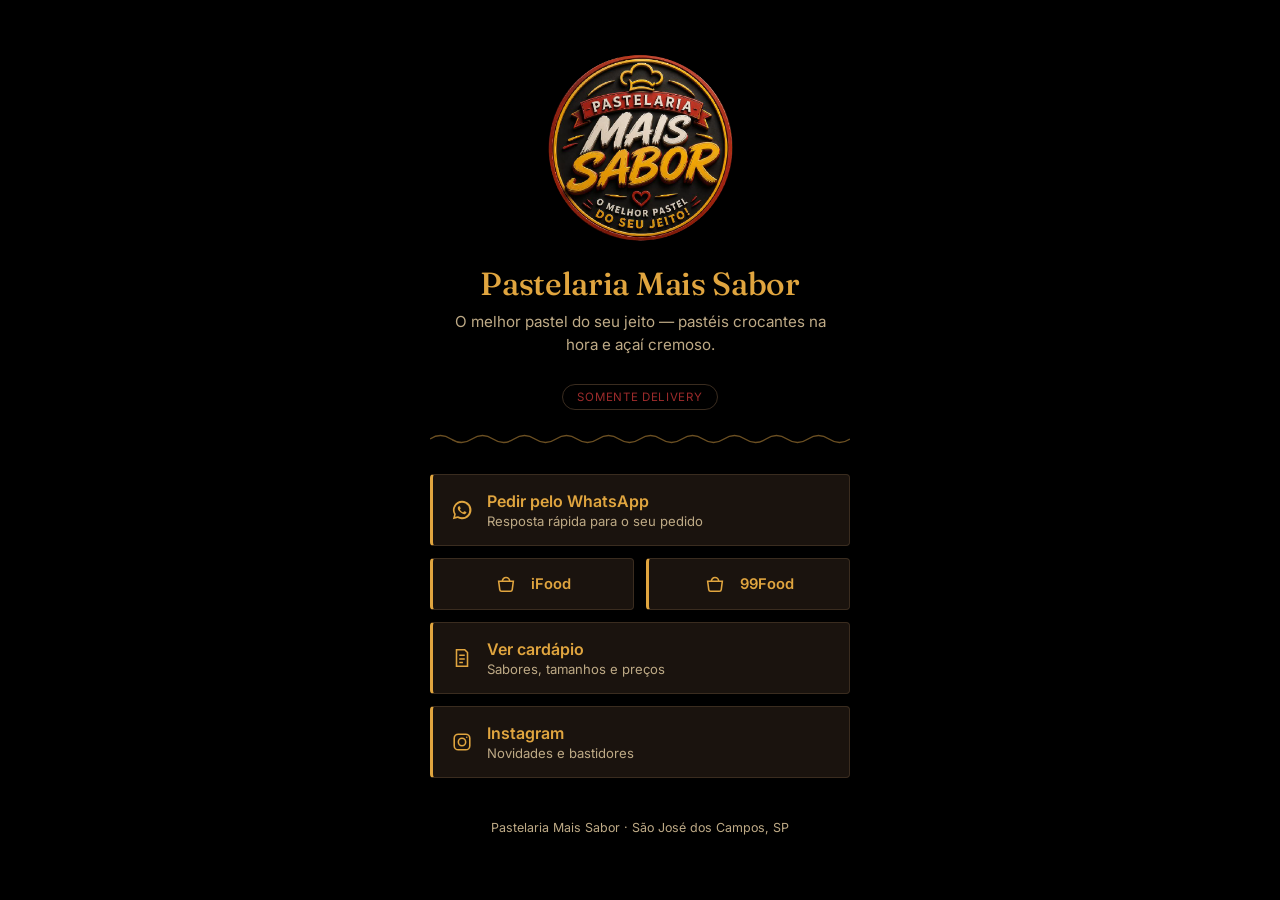
<file: index.html>
<!DOCTYPE html>
<html lang="pt-BR">
<head>
<meta charset="UTF-8">
<!-- viewport-fit=cover permite usar env(safe-area-inset-*) no CSS,
     pra não ficar conteúdo escondido atrás do notch do celular -->
<meta name="viewport" content="width=device-width, initial-scale=1, viewport-fit=cover">
<title>Pastelaria Mais Sabor</title>

<!-- Carrega as fontes do Google Fonts:
     Fraunces (serifada, usada no título) e Inter (usada no resto do texto) -->
<link rel="preconnect" href="https://fonts.googleapis.com">
<link rel="preconnect" href="https://fonts.gstatic.com" crossorigin>
<link href="https://fonts.googleapis.com/css2?family=Fraunces:opsz,wght@9..144,400;9..144,500;9..144,600&family=Inter:wght@400;500;600&display=swap" rel="stylesheet">

<!-- Todo o visual (cores, espaçamento, layout) está em css/styles.css -->
<link rel="stylesheet" href="css/styles.css">
</head>
<body>
<main>

  <!-- LOGO REAL da pastelaria -->
  <div class="crest">
    <img src="/img/pastelaria mais sabor.png" alt="Pastelaria Mais Sabor">
  </div>

  <!-- NOME E SLOGAN -->
  <h1>Pastelaria Mais Sabor</h1>
  <p class="tagline">O melhor pastel do seu jeito — pastéis crocantes na hora e açaí cremoso.</p>
    <span class="delivery-badge">Somente delivery</span>

  <!-- LINHA DECORATIVA: uma onda em SVG só pra separar visualmente
       o cabeçalho da lista de links -->
  <svg class="divider" viewBox="0 0 400 14" preserveAspectRatio="none">
    <path d="M0 7 Q 10 0, 20 7 T 40 7 T 60 7 T 80 7 T 100 7 T 120 7 T 140 7 T 160 7 T 180 7 T 200 7 T 220 7 T 240 7 T 260 7 T 280 7 T 300 7 T 320 7 T 340 7 T 360 7 T 380 7 T 400 7"/>
  </svg>

  <!-- LISTA DE LINKS: cada <a class="link"> é um botão clicável.
       Estrutura de cada um: ícone SVG + título + descrição curta.
       target="_blank" abre em nova aba; rel="noopener" é uma boa
       prática de segurança pra links que abrem em nova aba. -->
  <nav>

    <!-- Link do WhatsApp. Troque o número em "wa.me/55..." pelo real
         (formato: 55 + DDD + número, sem espaços ou símbolos) -->
    <a class="link" href="https://wa.me/5512991082949" target="_blank" rel="noopener">
      <svg class="icon" viewBox="0 0 24 24" fill="currentColor"><path d="M12 2a10 10 0 0 0-8.6 15L2 22l5.2-1.4A10 10 0 1 0 12 2Zm0 18a8 8 0 0 1-4.1-1.1l-.3-.2-3.1.8.8-3-.2-.3A8 8 0 1 1 12 20Zm4.4-5.9c-.2-.1-1.4-.7-1.6-.8-.2-.1-.4-.1-.5.1-.2.2-.6.8-.8 1-.1.1-.3.2-.5.1-.2-.1-1-.4-1.9-1.2-.7-.6-1.2-1.4-1.3-1.6-.1-.2 0-.4.1-.5l.4-.4c.1-.1.2-.3.2-.4.1-.1 0-.3 0-.4-.1-.1-.5-1.3-.7-1.8-.2-.4-.4-.4-.5-.4h-.5c-.2 0-.4.1-.6.3-.2.2-.8.8-.8 1.9s.8 2.2.9 2.4c.1.2 1.6 2.5 4 3.5.5.2.9.4 1.3.5.5.2 1 .1 1.4.1.4-.1 1.4-.6 1.6-1.1.2-.5.2-1 .1-1.1-.1-.1-.2-.1-.4-.2Z"/></svg>
      <span class="label">
        <span class="title">Pedir pelo WhatsApp</span>
        <span class="sub">Resposta rápida para o seu pedido</span>
      </span>
    </a>

    <!-- GRUPO DE ENTREGA: iFood e 99Food lado a lado, dentro da mesma
         div (.delivery-group). Troque os href pelas suas lojas reais. -->
    <div class="delivery-group">
      <a class="link delivery" href="https://www.ifood.com.br/delivery/sao-jose-dos-campos-sp/pastelaria-mais-sabor-jardim-santa-ines-ii/e49c2b07-dbb7-4ea0-aac6-921976b373dc?UTM_Medium=share" target="_blank" rel="noopener">
        <svg class="icon" viewBox="0 0 24 24" fill="none" stroke="currentColor" stroke-width="1.7"><path d="M4 9h16l-1.2 9.2a2 2 0 0 1-2 1.8H7.2a2 2 0 0 1-2-1.8L4 9Z"/><path d="M8 9a4 4 0 0 1 8 0"/></svg>
        <span class="label">
          <span class="title">iFood</span>
        </span>
      </a>
      <a class="link delivery" href="https://oia.99app.com/dlp9/eGnG2Z?share_media=WHATSAPP" target="_blank" rel="noopener">
        <svg class="icon" viewBox="0 0 24 24" fill="none" stroke="currentColor" stroke-width="1.7"><path d="M4 9h16l-1.2 9.2a2 2 0 0 1-2 1.8H7.2a2 2 0 0 1-2-1.8L4 9Z"/><path d="M8 9a4 4 0 0 1 8 0"/></svg>
        <span class="label">
          <span class="title">99Food</span>
        </span>
      </a>
    </div>

    <!-- Link do cardápio -->
    <a class="link" href="cardapio.html">
      <svg class="icon" viewBox="0 0 24 24" fill="none" stroke="currentColor" stroke-width="1.7"><path d="M6 3h9l3 3v15H6V3Z"/><path d="M9 9h6M9 13h6M9 17h4"/></svg>
      <span class="label">
        <span class="title">Ver cardápio</span>
        <span class="sub">Sabores, tamanhos e preços</span>
      </span>
    </a>

    <!-- Link do Instagram -->
    <a class="link" href="https://www.instagram.com/pastelariamsabor?stkn=MXN4c2FpdWNnOWhhdQ==" target="_blank" rel="noopener">
      <svg class="icon" viewBox="0 0 24 24" fill="none" stroke="currentColor" stroke-width="1.7"><rect x="3.5" y="3.5" width="17" height="17" rx="4.5"/><circle cx="12" cy="12" r="4"/><circle cx="17.2" cy="6.8" r="0.8" fill="currentColor" stroke="none"/></svg>
      <span class="label">
        <span class="title">Instagram</span>
        <span class="sub">Novidades e bastidores</span>
      </span>
    </a>
  </nav>

  <!-- RODAPÉ -->
   <footer>
    Pastelaria Mais Sabor · São José dos Campos, SP
  </footer>
</main>

<!-- Sem funcionalidades em JS por enquanto — o arquivo só existe
     como espaço reservado (ver js/script.js) -->
<script src="js/script.js"></script>
</body>
</html>
</file>
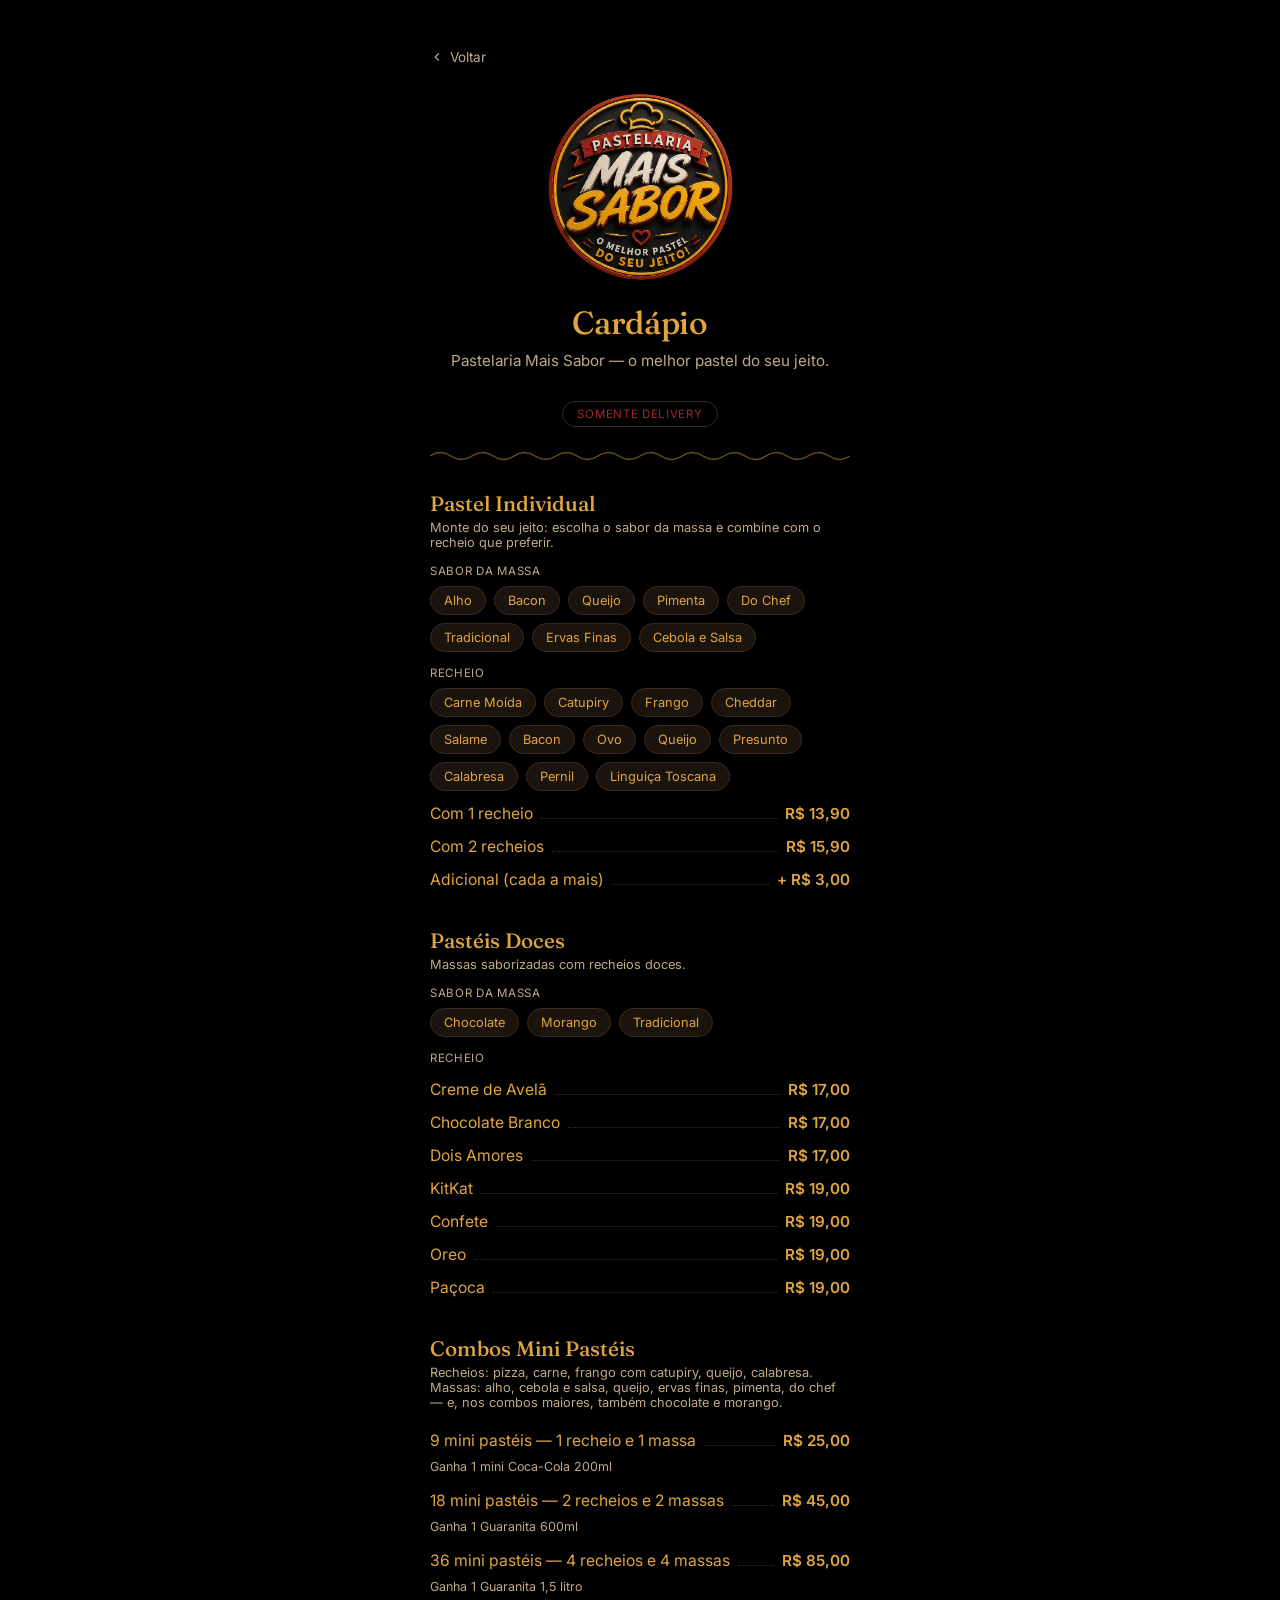
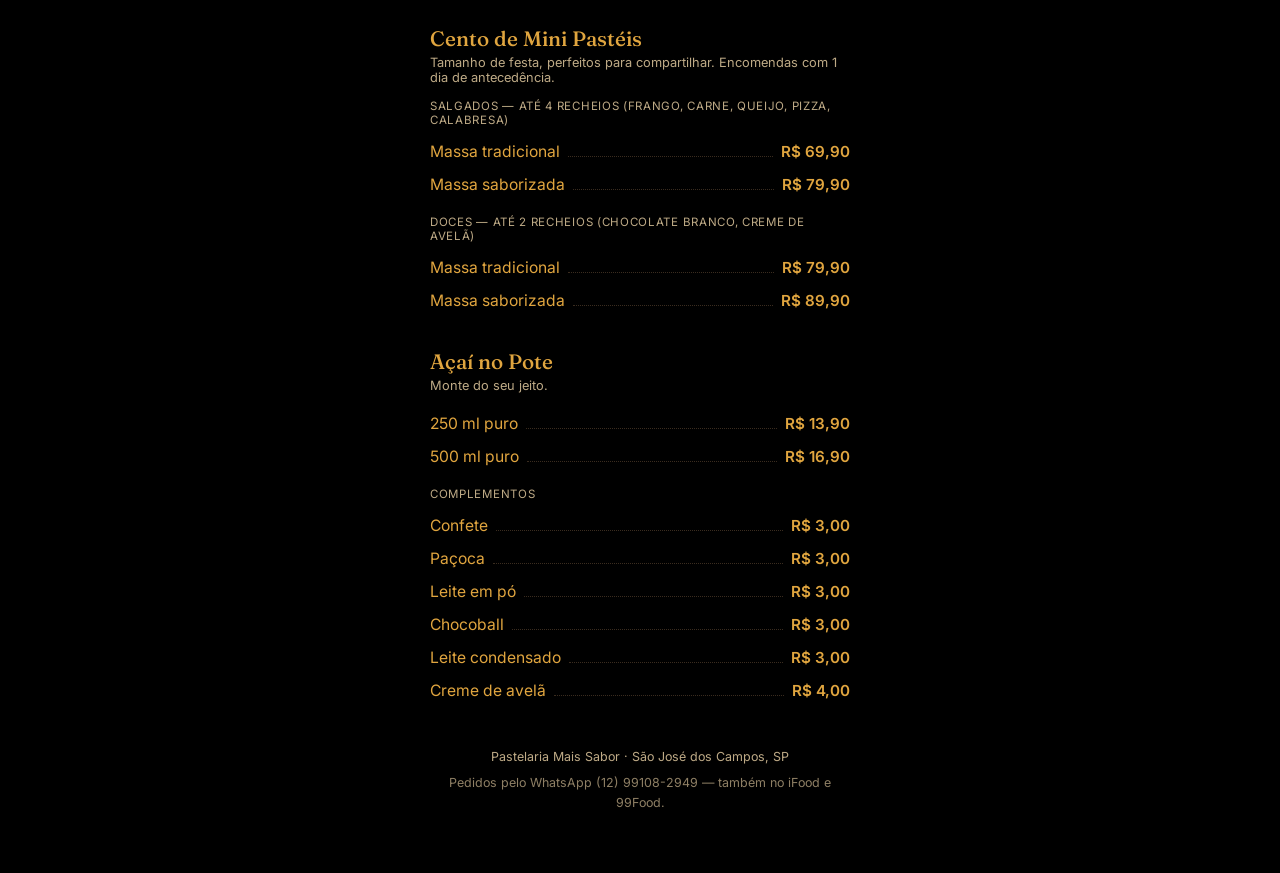
<file: cardapio.html>
<!DOCTYPE html>
<html lang="pt-BR">
<head>
<meta charset="UTF-8">
<meta name="viewport" content="width=device-width, initial-scale=1, viewport-fit=cover">
<title>Cardápio — Pastelaria Mais Sabor</title>
<link rel="preconnect" href="https://fonts.googleapis.com">
<link rel="preconnect" href="https://fonts.gstatic.com" crossorigin>
<link href="https://fonts.googleapis.com/css2?family=Fraunces:opsz,wght@9..144,400;9..144,500;9..144,600&family=Inter:wght@400;500;600&display=swap" rel="stylesheet">
<link rel="stylesheet" href="css/styles.css">
</head>
<body>
<main>

  <a class="back-link" href="index.html">
    <svg width="14" height="14" viewBox="0 0 24 24" fill="none" stroke="currentColor" stroke-width="2"><path d="M15 18l-6-6 6-6"/></svg>
    Voltar
  </a>

<div class="crest">
    <img src="/img/pastelaria mais sabor.png" alt="Pastelaria Mais Sabor">
  </div>

  <h1>Cardápio</h1>
  <p class="tagline">Pastelaria Mais Sabor — o melhor pastel do seu jeito.</p>
  <span class="delivery-badge">Somente delivery</span>

  <svg class="divider" viewBox="0 0 400 14" preserveAspectRatio="none">
    <path d="M0 7 Q 10 0, 20 7 T 40 7 T 60 7 T 80 7 T 100 7 T 120 7 T 140 7 T 160 7 T 180 7 T 200 7 T 220 7 T 240 7 T 260 7 T 280 7 T 300 7 T 320 7 T 340 7 T 360 7 T 380 7 T 400 7"/>
  </svg>

  <!-- 1. PASTEL INDIVIDUAL — "Monte do seu jeito" -->
  <section class="menu-section">
    <h2>Pastel Individual</h2>
    <p class="section-note">Monte do seu jeito: escolha o sabor da massa e combine com o recheio que preferir.</p>

    <p class="subheading">Sabor da massa</p>
    <div class="chip-list">
      <span class="chip">Alho</span><span class="chip">Bacon</span><span class="chip">Queijo</span>
      <span class="chip">Pimenta</span><span class="chip">Do Chef</span><span class="chip">Tradicional</span>
      <span class="chip">Ervas Finas</span><span class="chip">Cebola e Salsa</span>
    </div>

    <p class="subheading">Recheio</p>
    <div class="chip-list">
      <span class="chip">Carne Moída</span><span class="chip">Catupiry</span><span class="chip">Frango</span>
      <span class="chip">Cheddar</span><span class="chip">Salame</span><span class="chip">Bacon</span>
      <span class="chip">Ovo</span><span class="chip">Queijo</span><span class="chip">Presunto</span>
      <span class="chip">Calabresa</span><span class="chip">Pernil</span><span class="chip">Linguiça Toscana</span>
    </div>

    <div class="menu-item"><span class="name">Com 1 recheio</span><span class="dots"></span><span class="price">R$ 13,90</span></div>
    <div class="menu-item"><span class="name">Com 2 recheios</span><span class="dots"></span><span class="price">R$ 15,90</span></div>
    <div class="menu-item"><span class="name">Adicional (cada a mais)</span><span class="dots"></span><span class="price">+ R$ 3,00</span></div>
  </section>

  <!-- 2. PASTÉIS DOCES — massas saborizadas -->
  <section class="menu-section">
    <h2>Pastéis Doces</h2>
    <p class="section-note">Massas saborizadas com recheios doces.</p>

    <p class="subheading">Sabor da massa</p>
    <div class="chip-list">
      <span class="chip">Chocolate</span><span class="chip">Morango</span><span class="chip">Tradicional</span>
    </div>

    <p class="subheading">Recheio</p>
    <div class="menu-item"><span class="name">Creme de Avelã</span><span class="dots"></span><span class="price">R$ 17,00</span></div>
    <div class="menu-item"><span class="name">Chocolate Branco</span><span class="dots"></span><span class="price">R$ 17,00</span></div>
    <div class="menu-item"><span class="name">Dois Amores</span><span class="dots"></span><span class="price">R$ 17,00</span></div>
    <div class="menu-item"><span class="name">KitKat</span><span class="dots"></span><span class="price">R$ 19,00</span></div>
    <div class="menu-item"><span class="name">Confete</span><span class="dots"></span><span class="price">R$ 19,00</span></div>
    <div class="menu-item"><span class="name">Oreo</span><span class="dots"></span><span class="price">R$ 19,00</span></div>
    <div class="menu-item"><span class="name">Paçoca</span><span class="dots"></span><span class="price">R$ 19,00</span></div>
  </section>

  <!-- 3. COMBOS DE MINI PASTÉIS -->
  <section class="menu-section">
    <h2>Combos Mini Pastéis</h2>
    <p class="section-note">Recheios: pizza, carne, frango com catupiry, queijo, calabresa. Massas: alho, cebola e salsa, queijo, ervas finas, pimenta, do chef — e, nos combos maiores, também chocolate e morango.</p>

    <div class="menu-item"><span class="name">9 mini pastéis — 1 recheio e 1 massa</span><span class="dots"></span><span class="price">R$ 25,00</span></div>
    <p class="combo-note">Ganha 1 mini Coca-Cola 200ml</p>

    <div class="menu-item"><span class="name">18 mini pastéis — 2 recheios e 2 massas</span><span class="dots"></span><span class="price">R$ 45,00</span></div>
    <p class="combo-note">Ganha 1 Guaranita 600ml</p>

    <div class="menu-item"><span class="name">36 mini pastéis — 4 recheios e 4 massas</span><span class="dots"></span><span class="price">R$ 85,00</span></div>
    <p class="combo-note">Ganha 1 Guaranita 1,5 litro</p>
  </section>

  <!-- 4. CENTO DE MINI PASTÉIS — tamanho de festa -->
  <section class="menu-section">
    <h2>Cento de Mini Pastéis</h2>
    <p class="section-note">Tamanho de festa, perfeitos para compartilhar. Encomendas com 1 dia de antecedência.</p>

    <p class="subheading">Salgados — até 4 recheios (frango, carne, queijo, pizza, calabresa)</p>
    <div class="menu-item"><span class="name">Massa tradicional</span><span class="dots"></span><span class="price">R$ 69,90</span></div>
    <div class="menu-item"><span class="name">Massa saborizada</span><span class="dots"></span><span class="price">R$ 79,90</span></div>

    <p class="subheading">Doces — até 2 recheios (chocolate branco, creme de avelã)</p>
    <div class="menu-item"><span class="name">Massa tradicional</span><span class="dots"></span><span class="price">R$ 79,90</span></div>
    <div class="menu-item"><span class="name">Massa saborizada</span><span class="dots"></span><span class="price">R$ 89,90</span></div>
  </section>

  <!-- 5. AÇAÍ NO POTE -->
  <section class="menu-section">
    <h2>Açaí no Pote</h2>
    <p class="section-note">Monte do seu jeito.</p>

    <div class="menu-item"><span class="name">250 ml puro</span><span class="dots"></span><span class="price">R$ 13,90</span></div>
    <div class="menu-item"><span class="name">500 ml puro</span><span class="dots"></span><span class="price">R$ 16,90</span></div>

    <p class="subheading">Complementos</p>
    <div class="menu-item"><span class="name">Confete</span><span class="dots"></span><span class="price">R$ 3,00</span></div>
    <div class="menu-item"><span class="name">Paçoca</span><span class="dots"></span><span class="price">R$ 3,00</span></div>
    <div class="menu-item"><span class="name">Leite em pó</span><span class="dots"></span><span class="price">R$ 3,00</span></div>
    <div class="menu-item"><span class="name">Chocoball</span><span class="dots"></span><span class="price">R$ 3,00</span></div>
    <div class="menu-item"><span class="name">Leite condensado</span><span class="dots"></span><span class="price">R$ 3,00</span></div>
    <div class="menu-item"><span class="name">Creme de avelã</span><span class="dots"></span><span class="price">R$ 4,00</span></div>
  </section>

  <footer>
    Pastelaria Mais Sabor · São José dos Campos, SP
    <div class="note">Pedidos pelo WhatsApp (12) 99108-2949 — também no iFood e 99Food.</div>
  </footer>

</main>
</body>
</html>
</file>
<file: css/styles.css>
/* ===================================================
   VARIÁVEIS DE COR (design tokens)
   Definidas uma vez aqui e usadas em todo o CSS com
   var(--nome). Trocar a cor da marca é só mudar aqui.
   =================================================== */
:root {
  --gold: #e0a53f;       /* dourado — usado nos ícones e no anel externo do brasão */
  --gold-soft: #6b4f22;  /* dourado escurecido — usado só na linha decorativa (divider) */
  --red: #9c2b2b;        /* vermelho da faixa da logo — usado no hover e no link "Açaí" */
  --bg: #000000;         /* fundo da página (preto levemente quente) */
  --bg-card: #1a130e;    /* fundo de cada "cartão" de link, um pouco mais claro que o bg */
  --text: #e0a53f;       /* cor do texto principal (creme) */
  --text-soft: #beaa86;  /* cor do texto secundário (subtítulos, rodapé) */
  --line: #3a2c1f;       /* cor da borda fina dos cartões de link */

  box-sizing: border-box;
  /* "safe-area-inset" evita que o conteúdo fique escondido atrás do
     notch/barra de status em celulares com tela até a borda */
  padding-top: env(safe-area-inset-top, 0px);
  padding-bottom: env(safe-area-inset-bottom, 0px);
}

html {
  scroll-padding-top: env(safe-area-inset-top, 0px);
  height: 100%;
}

/* Faz padding/border entrarem na largura do elemento, em vez de somar */
* { box-sizing: border-box; }

/* ===================================================
   ESTRUTURA GERAL DA PÁGINA
   =================================================== */
body {
  margin: 0;
  min-height: 100%;
  background: var(--bg);
  color: var(--text);
  font-family: 'Inter', system-ui, sans-serif; /* fonte do corpo do texto */
  display: flex;
  justify-content: center; /* centraliza o conteúdo horizontalmente */
  padding: 48px 20px 60px;
}

/* A <main> é o "cartão" central da página, com largura máxima
   para não esticar demais em telas grandes */
main { width: 100%; max-width: 420px; }

/* ===================================================
  LOGO DA PASTELARIA
   =================================================== */
.crest { display: flex; justify-content: center; margin-bottom: 18px; }
.crest img { width: 200px; height: 200px; object-fit: contain; }

/* ===================================================
   TÍTULO E SUBTÍTULO
   =================================================== */
h1 {
  font-family: 'Fraunces', serif; /* fonte serifada, dá o toque "sofisticado" */
  font-weight: 500;
  font-size: 2rem;
  line-height: 1.15;
  text-align: center;
  margin: 0 0 8px;
  letter-spacing: -0.01em;
}
.tagline {
  text-align: center;
  color: var(--text-soft);
  font-size: 0.95rem;
  line-height: 1.5;
  margin: 0 0 28px;
  padding: 0 8px;
}

/* Linha ondulada decorativa (o SVG entre a tagline e os botões) */
.divider { display: block; width: 100%; height: 14px; margin: 0 0 28px; }
.divider path { fill: none; stroke: var(--gold-soft); stroke-width: 1.4; }

/* ===================================================
   LISTA DE LINKS (os "botões" tipo Linktree)
   =================================================== */

/* <nav> empilha os links verticalmente, com espaço entre eles */
nav { display: flex; flex-direction: column; gap: 12px; }

/* Estilo base de cada link/botão */
a.link {
  display: flex;
  align-items: center;
  gap: 14px;                       /* espaço entre o ícone e o texto */
  background: var(--bg-card);
  border: 1px solid var(--line);
  border-left: 3px solid var(--gold); /* tarja dourada à esquerda, tipo destaque */
  border-radius: 4px;
  padding: 16px 18px;
  text-decoration: none;           /* tira o sublinhado padrão de link */
  color: var(--text);
  transition: transform 0.15s ease, border-color 0.15s ease; /* anima o hover */
}

/* Ao passar o mouse: desliza um pouco pra direita e a tarja vira vermelha */
a.link:hover { transform: translateX(2px); border-left-color: var(--red); }

/* Contorno visível ao navegar pelo teclado (acessibilidade) */
a.link:focus-visible { outline: 2px solid var(--gold); outline-offset: 2px; }

/* Grupo de entrega (iFood + 99Food): os dois links lado a lado,
   em duas colunas de largura igual, dentro da mesma div */
.delivery-group {
  display: grid;
  grid-template-columns: 1fr 1fr;
  gap: 12px;
}
/* Nesses dois links específicos não tem subtítulo, então
   centralizamos o conteúdo em vez de alinhar à esquerda */
a.link.delivery {
  justify-content: center;
  padding: 14px 12px;
}
a.link.delivery .title { font-size: 0.92rem; }

/* Variação usada no link "Açaí do dia": tarja e ícone já nascem vermelhos,
   em vez de dourados, pra diferenciar esse item dos demais */
a.link.acai { border-left-color: var(--red); }
.link.acai .icon { color: var(--red); }

/* Ícone (o SVG) dentro de cada link */
.link .icon { width: 22px; height: 22px; flex-shrink: 0; color: var(--gold); }

/* Bloco de texto (título + descrição) dentro de cada link */
.link .label { display: flex; flex-direction: column; gap: 2px; }
.link .title { font-weight: 600; font-size: 1rem; }   /* ex: "Pedir pelo WhatsApp" */
.link .sub { font-size: 0.82rem; color: var(--text-soft); } /* ex: "Resposta rápida..." */

/* ===================================================
   RODAPÉ
   =================================================== */
/* ===================================================
   PÁGINA DE CARDÁPIO (cardapio.html)
   =================================================== */

/* Link de "voltar" no topo da página de cardápio */
.back-link {
  display: inline-flex;
  align-items: center;
  gap: 6px;
  color: var(--text-soft);
  text-decoration: none;
  font-size: 0.85rem;
  margin-bottom: 22px;
}
.back-link:hover { color: var(--gold); }

/* Cada categoria do cardápio (ex: "Pastéis Salgados", "Açaí") */
/* Sub-título dentro de uma seção (ex: "Sabores de massa", "Recheios") */
.subheading {
  font-size: 0.72rem;
  text-transform: uppercase;
  letter-spacing: 0.06em;
  color: var(--text-soft);
  margin: 14px 0 8px;
}
.subheading:first-child { margin-top: 0; }

/* "Etiquetas" de sabor (massa/recheio), em vez de linha com preço —
   usadas onde o preço é pela combinação, não por sabor individual */
.chip-list { display: flex; flex-wrap: wrap; gap: 8px; margin: 0 0 6px; }
.chip {
  background: var(--bg-card);
  border: 1px solid var(--line);
  border-radius: 999px;
  padding: 6px 13px;
  font-size: 0.8rem;
  color: var(--text);
}

/* Aviso pequeno dentro de uma seção (ex: brinde do combo, prazo de encomenda) */
.combo-note {
  font-size: 0.78rem;
  color: var(--text-soft);
  margin: 2px 0 10px;
}

/* Selo "Somente Delivery" no topo da página */
.delivery-badge {
  display: block;
  text-align: center;
  font-size: 0.72rem;
  letter-spacing: 0.06em;
  text-transform: uppercase;
  color: var(--red);
  border: 1px solid var(--line);
  border-radius: 999px;
  padding: 5px 14px;
  width: fit-content;
  margin: 0 auto 22px;
}

.menu-section { margin-bottom: 32px; }
.menu-section h2 {
  font-family: 'Fraunces', serif;
  font-weight: 500;
  font-size: 1.3rem;
  color: var(--gold);
  margin: 0 0 4px;
}
.menu-section .section-note {
  font-size: 0.8rem;
  color: var(--text-soft);
  margin: 0 0 14px;
}

/* Uma linha do cardápio: nome do item ---- preço
   Os "----" são feitos com uma div .dots com borda pontilhada
   que estica (flex: 1) pra preencher o espaço até o preço */
.menu-item {
  display: flex;
  align-items: baseline;
  gap: 8px;
  padding: 7px 0;
}
.menu-item .name { font-size: 0.98rem; }
.menu-item .dots {
  flex: 1;
  border-bottom: 1px dotted var(--line);
  margin-bottom: 4px;
}
.menu-item .price {
  color: var(--gold);
  font-weight: 600;
  font-size: 0.95rem;
  white-space: nowrap;
}

/* Aviso de "valores de exemplo", igual ao que já existe no rodapé
   da página principal */
.menu-note {
  text-align: center;
  font-size: 0.78rem;
  color: var(--text-soft);
  opacity: 0.75;
  margin: 12px 0 0;
}

footer {
  margin-top: 40px;
  text-align: center;
  font-size: 0.78rem;
  color: var(--text-soft);
  line-height: 1.6;
}
footer .note {
  margin-top: 6px;
  opacity: 0.75; /* deixa o aviso "links de exemplo" mais discreto */
}
</file>
